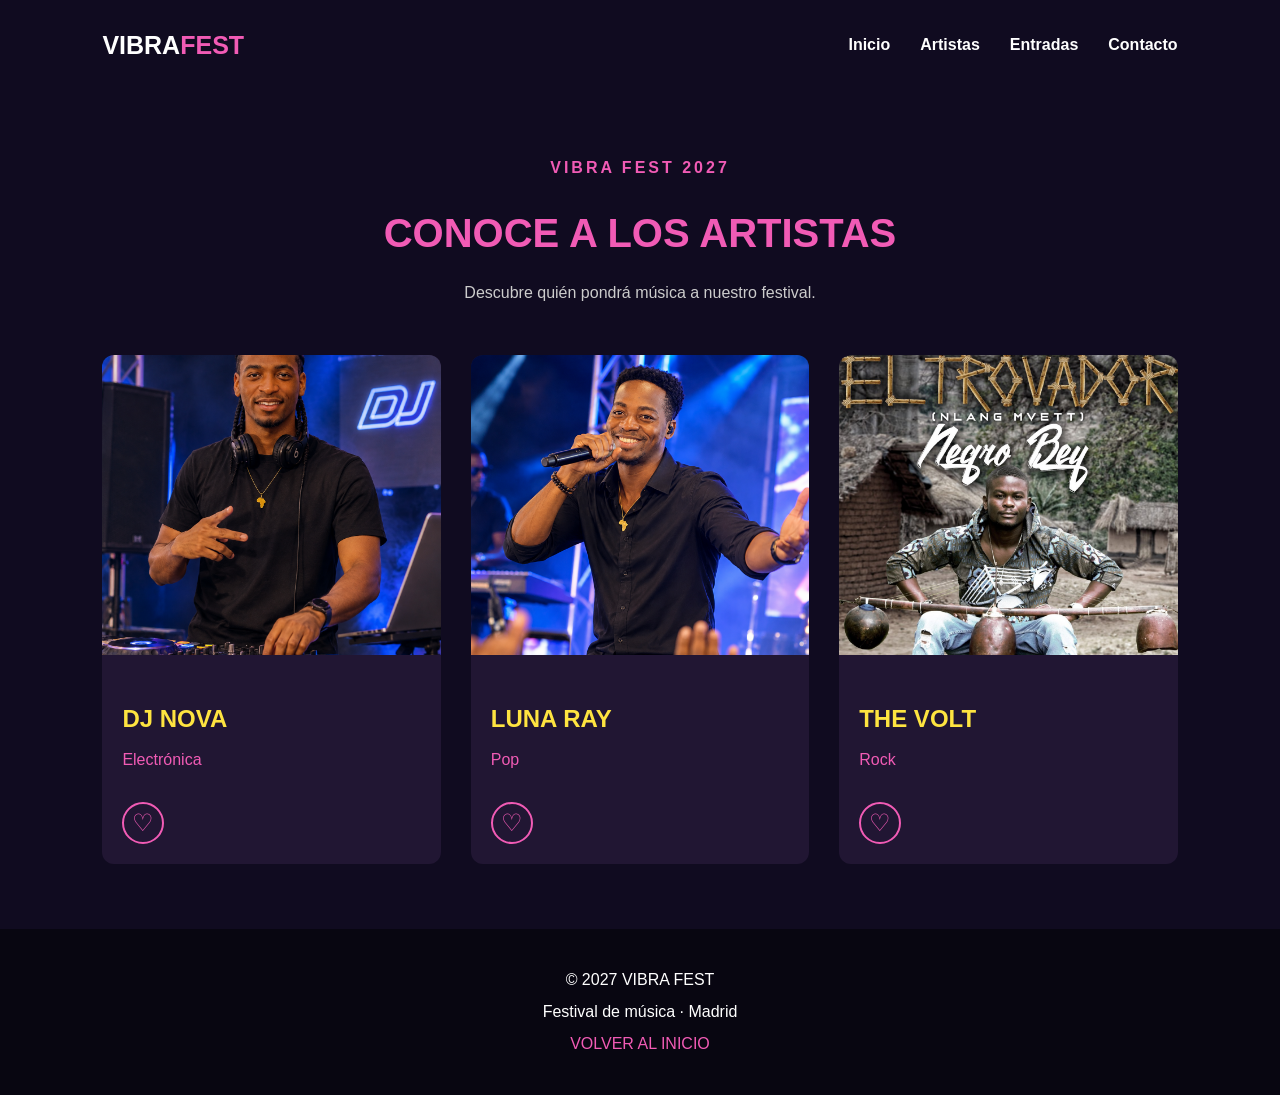
<file: artistas.html>
<!DOCTYPE html>
<html lang="es">

<head>
    <meta charset="UTF-8">
    <meta name="viewport" content="width=device-width, initial-scale=1.0">

    <title>Artistas | VIBRA FEST</title>

    <link rel="stylesheet" href="css/estilos.css">
    <link rel="stylesheet" href="css/animaciones.css">
</head>

<body>

    <!-- CABECERA -->
    <header>

        <a href="index.html" class="logo">
            VIBRA<span>FEST</span>
        </a>

        <!-- BOTÓN MENÚ MÓVIL -->
        <button class="menu-movil"
                aria-label="Abrir menú"
                aria-expanded="false"
                aria-controls="menu-principal">
            ☰
        </button>

        <!-- NAVEGACIÓN -->
        <nav id="menu-principal">
            <ul>
                <li><a href="index.html">Inicio</a></li>
                <li><a href="artistas.html">Artistas</a></li>
                <li><a href="index.html#entradas">Entradas</a></li>
                <li><a href="index.html#contacto">Contacto</a></li>
            </ul>
        </nav>

    </header>

    <main>

        <!-- SECCIÓN DE ARTISTAS -->
        <section class="artistas">

            <div class="titulo-seccion">

                <p class="subtitulo">VIBRA FEST 2027</p>

                <h2>CONOCE A LOS <span>ARTISTAS</span></h2>

                <p>
                    Descubre quién pondrá música a nuestro festival.
                </p>

            </div>

            <div class="contenedor-artistas">

                <!-- ARTISTA 1 -->
                <article class="tarjeta-artista">

                    <img src="img/dj-nova.jpg"
                         alt="DJ actuando en un escenario">

                    <div class="info-artista">

                        <h3>DJ NOVA</h3>

                        <p>Electrónica</p>

                        <button class="boton-favorito"
                                type="button"
                                aria-label="Añadir a favoritos"
                                aria-pressed="false">
                            ♡
                        </button>

                    </div>

                </article>

                <!-- ARTISTA 2 -->
                <article class="tarjeta-artista">

                    <img src="img/luna-ray.jpg"
                         alt="Cantante actuando en directo">

                    <div class="info-artista">

                        <h3>LUNA RAY</h3>

                        <p>Pop</p>

                        <button class="boton-favorito"
                                type="button"
                                aria-label="Añadir a favoritos"
                                aria-pressed="false">
                            ♡
                        </button>

                    </div>

                </article>

                <!-- ARTISTA 3 -->
                <article class="tarjeta-artista">

                    <img src="img/the-volt.jpg"
                         alt="Guitarrista actuando en un concierto">

                    <div class="info-artista">

                        <h3>THE VOLT</h3>

                        <p>Rock</p>

                        <button class="boton-favorito"
                                type="button"
                                aria-label="Añadir a favoritos"
                                aria-pressed="false">
                            ♡
                        </button>

                    </div>

                </article>

            </div>

        </section>

    </main>

    <!-- PIE DE PÁGINA -->
    <footer>

        <p>© 2027 VIBRA FEST</p>

        <p>Festival de música · Madrid</p>

        <a href="index.html">VOLVER AL INICIO</a>

    </footer>

    <!-- JAVASCRIPT -->
    <script src="js/menu.js"></script>

</body>
</html>
</file>
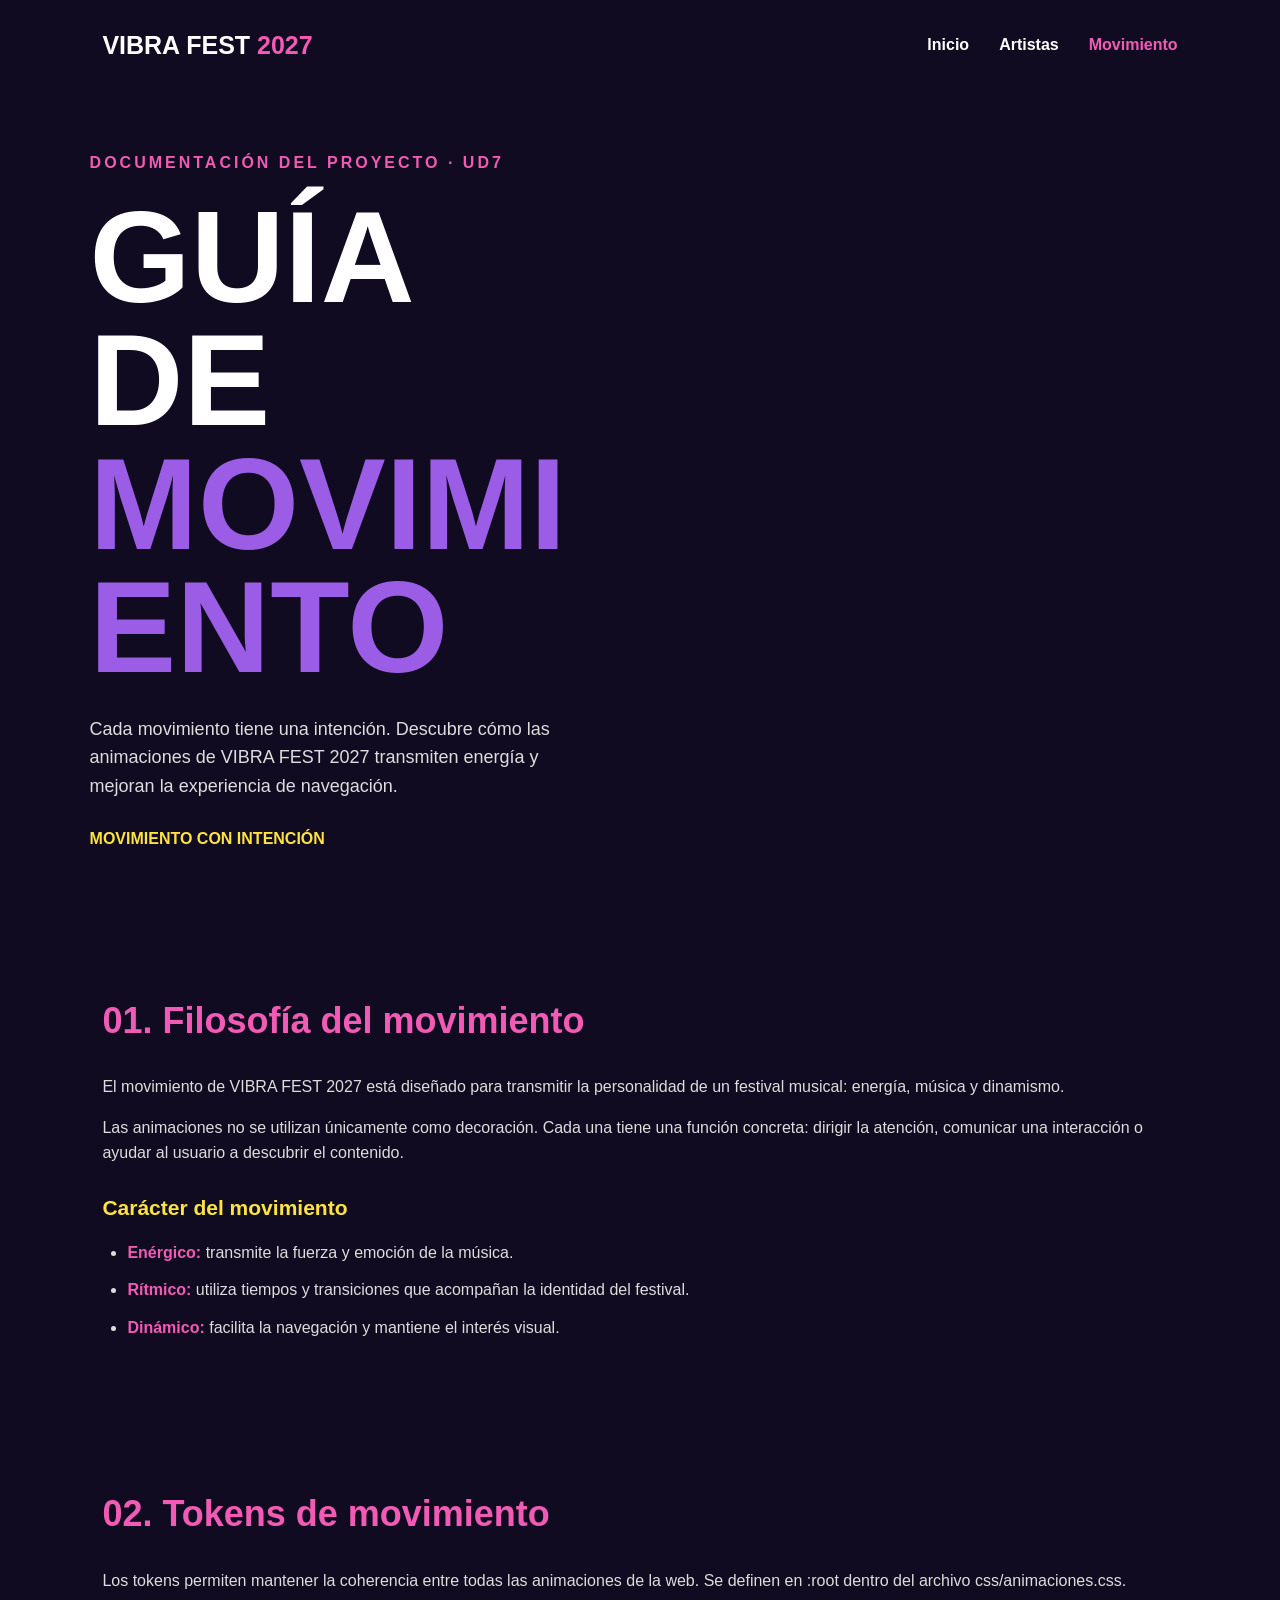
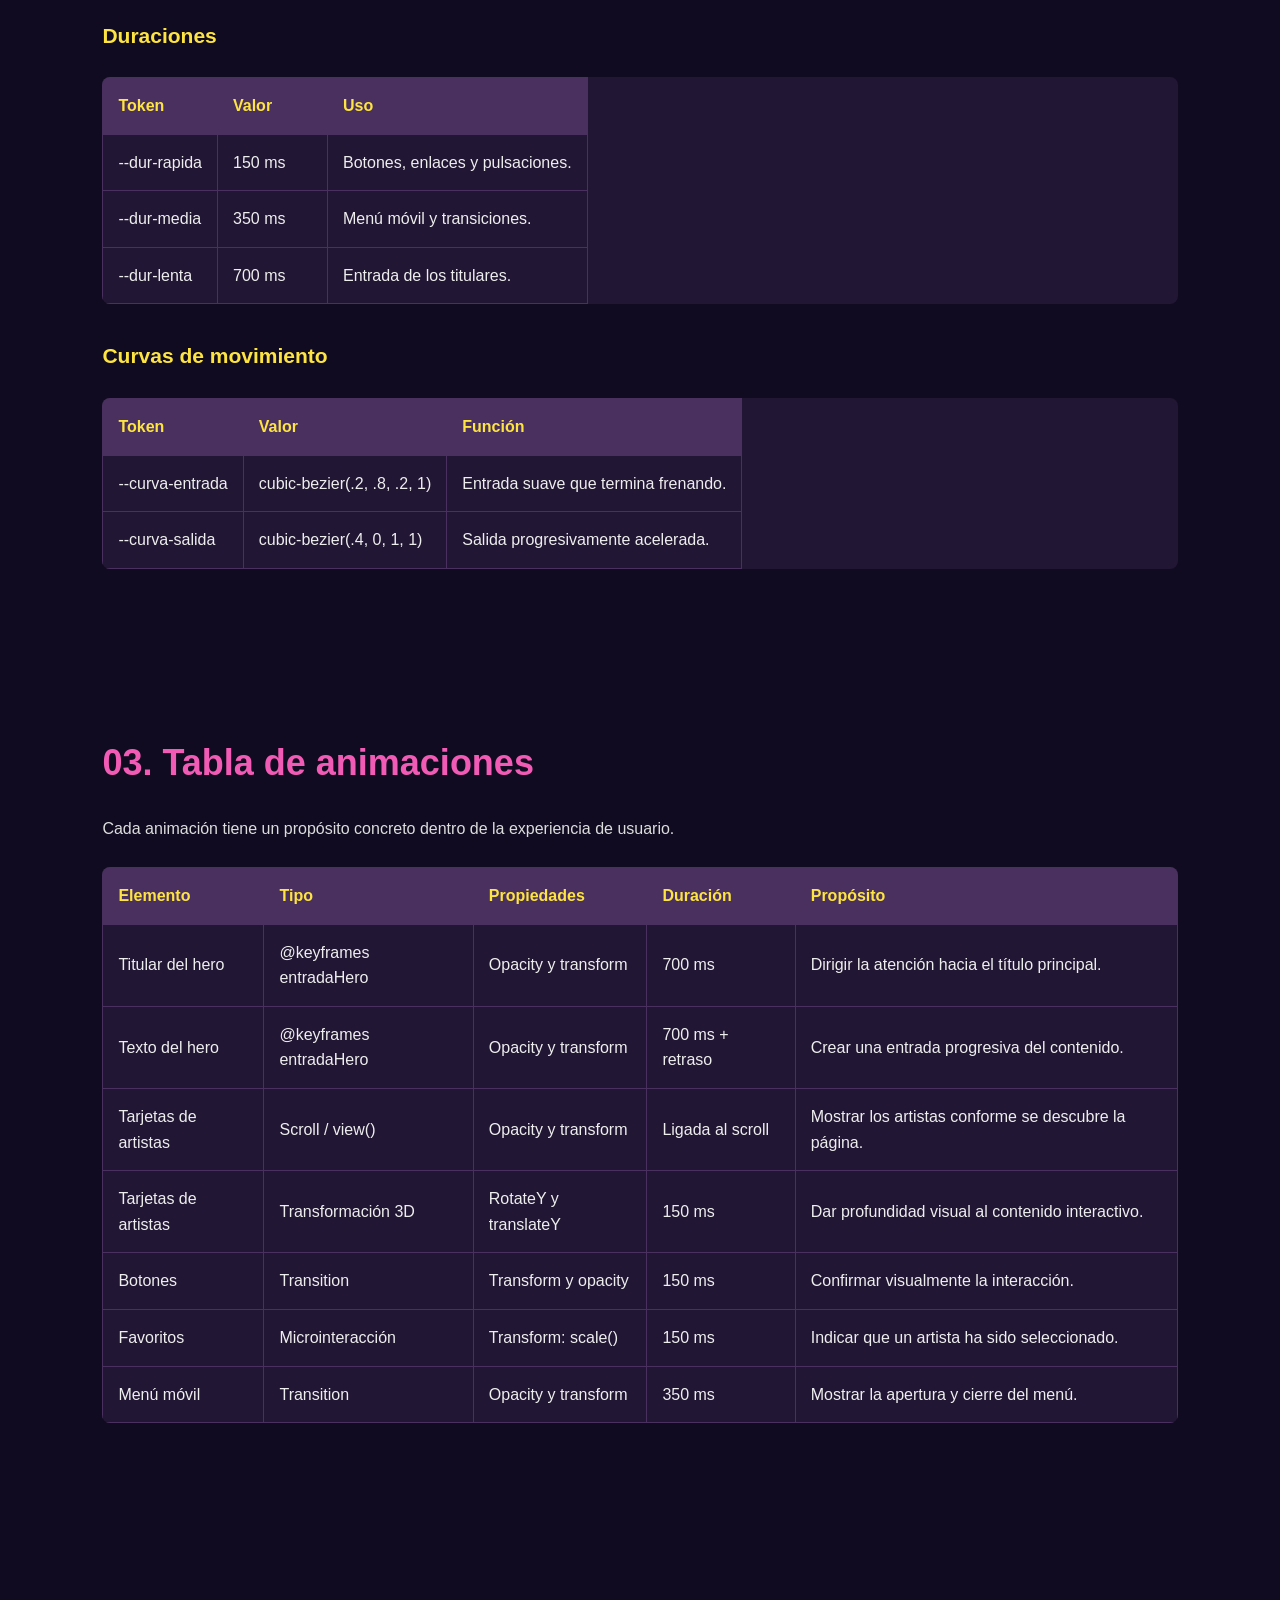
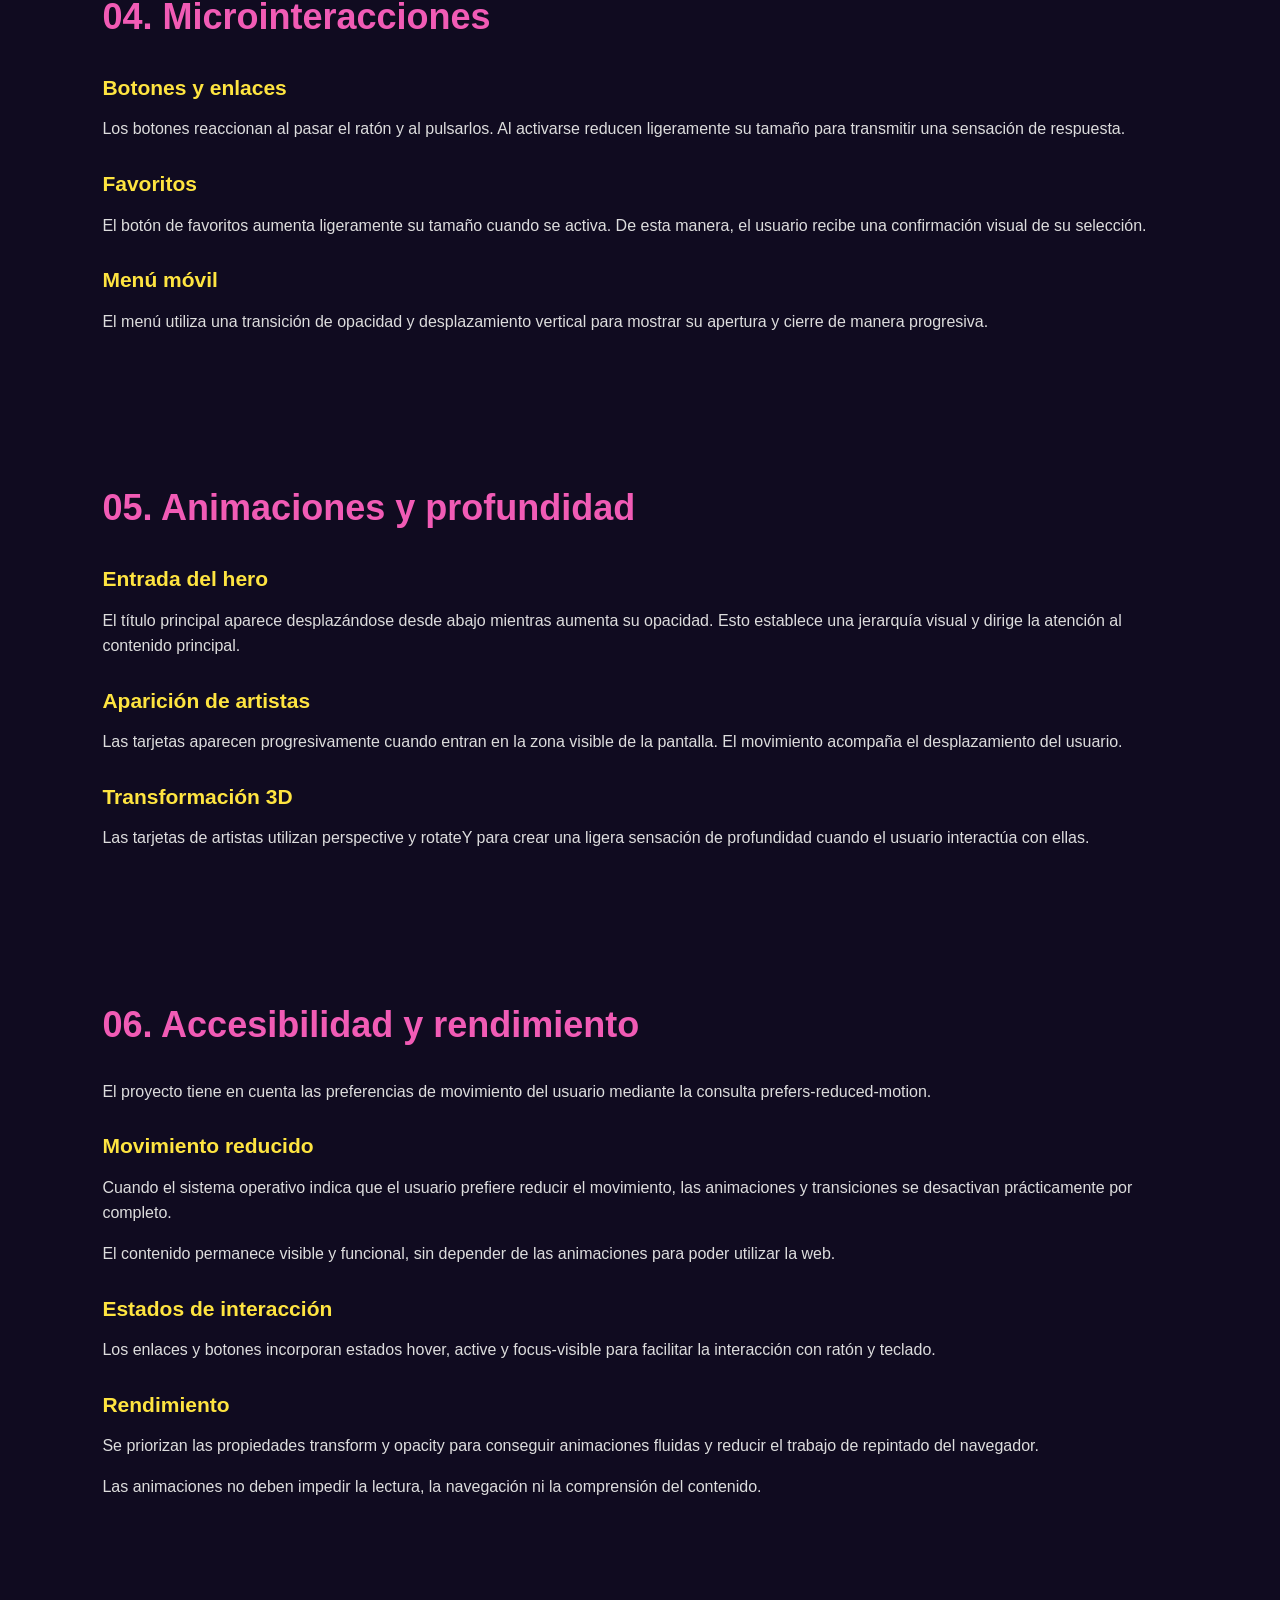
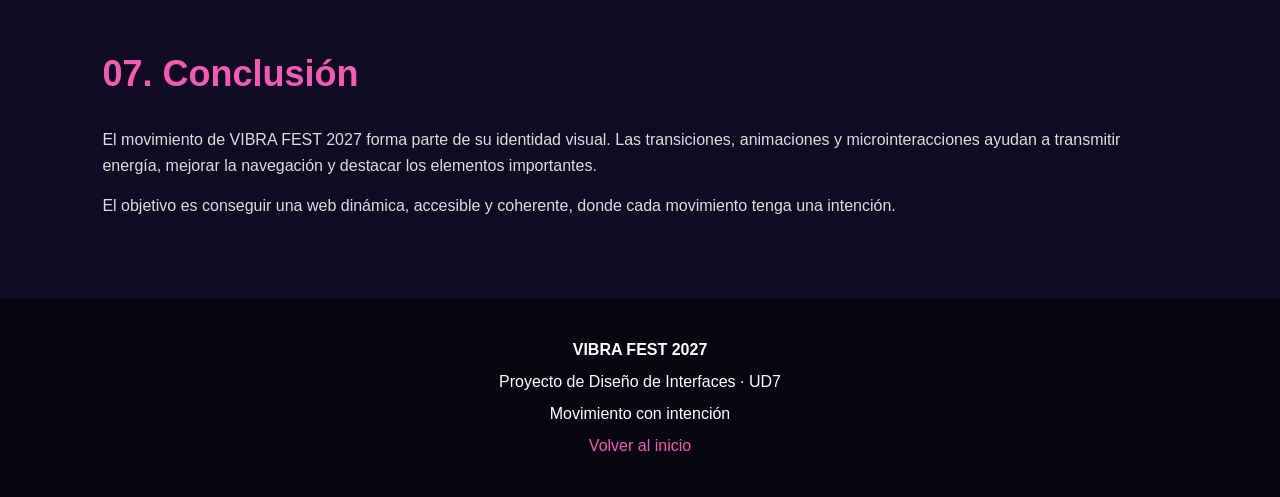
<file: movimiento.html>
<!DOCTYPE html>
<html lang="es">

<head>
    <meta charset="UTF-8">
    <meta name="viewport" content="width=device-width, initial-scale=1.0">

    <meta name="description"
        content="Guía de movimiento y animaciones de VIBRA FEST 2027.">

    <title>Guía de movimiento | VIBRA FEST 2027</title>

    <!-- Hojas de estilo -->
    <link rel="stylesheet" href="css/estilos.css">
    <link rel="stylesheet" href="css/animaciones.css">
</head>

<body class="pagina-movimiento">

    <!-- =================================
         CABECERA Y NAVEGACIÓN
    ================================== -->

    <header>

        <a href="index.html" class="logo">
            VIBRA FEST <span>2027</span>
        </a>

        <!-- Botón menú móvil -->
        <button
            class="menu-movil"
            id="boton-menu"
            aria-label="Abrir menú"
            aria-expanded="false"
            aria-controls="menu-principal">
            ☰
        </button>

        <!-- Navegación principal -->
        <nav id="menu-principal">

            <ul>
                <li>
                    <a href="index.html">Inicio</a>
                </li>

                <li>
                    <a href="artistas.html">Artistas</a>
                </li>

                <li>
                    <a href="movimiento.html" aria-current="page">
                        Movimiento
                    </a>
                </li>
            </ul>

        </nav>

    </header>


    <main>

        <!-- =================================
             PORTADA
        ================================== -->

        <section class="hero">

            <div class="hero-contenido">

                <p class="subtitulo">
                    DOCUMENTACIÓN DEL PROYECTO · UD7
                </p>

                <h1>
                    GUÍA DE
                    <span>MOVIMIENTO</span>
                </h1>

                <p class="descripcion">
                    Cada movimiento tiene una intención.
                    Descubre cómo las animaciones de VIBRA FEST 2027
                    transmiten energía y mejoran la experiencia
                    de navegación.
                </p>

                <p class="fecha">
                    MOVIMIENTO CON INTENCIÓN
                </p>

            </div>

        </section>


        <!-- =================================
             01. FILOSOFÍA
        ================================== -->

        <section>

            <h2>01. Filosofía del movimiento</h2>

            <p>
                El movimiento de VIBRA FEST 2027 está diseñado
                para transmitir la personalidad de un festival
                musical: energía, música y dinamismo.
            </p>

            <p>
                Las animaciones no se utilizan únicamente como
                decoración. Cada una tiene una función concreta:
                dirigir la atención, comunicar una interacción
                o ayudar al usuario a descubrir el contenido.
            </p>

            <h3>Carácter del movimiento</h3>

            <ul>
                <li>
                    <strong>Enérgico:</strong>
                    transmite la fuerza y emoción de la música.
                </li>

                <li>
                    <strong>Rítmico:</strong>
                    utiliza tiempos y transiciones que acompañan
                    la identidad del festival.
                </li>

                <li>
                    <strong>Dinámico:</strong>
                    facilita la navegación y mantiene el interés visual.
                </li>
            </ul>

        </section>


        <!-- =================================
             02. TOKENS
        ================================== -->

        <section>

            <h2>02. Tokens de movimiento</h2>

            <p>
                Los tokens permiten mantener la coherencia
                entre todas las animaciones de la web.
                Se definen en :root dentro del archivo
                css/animaciones.css.
            </p>

            <h3>Duraciones</h3>

            <table>

                <thead>
                    <tr>
                        <th>Token</th>
                        <th>Valor</th>
                        <th>Uso</th>
                    </tr>
                </thead>

                <tbody>
                    <tr>
                        <td>--dur-rapida</td>
                        <td>150 ms</td>
                        <td>Botones, enlaces y pulsaciones.</td>
                    </tr>

                    <tr>
                        <td>--dur-media</td>
                        <td>350 ms</td>
                        <td>Menú móvil y transiciones.</td>
                    </tr>

                    <tr>
                        <td>--dur-lenta</td>
                        <td>700 ms</td>
                        <td>Entrada de los titulares.</td>
                    </tr>
                </tbody>

            </table>


            <h3>Curvas de movimiento</h3>

            <table>

                <thead>
                    <tr>
                        <th>Token</th>
                        <th>Valor</th>
                        <th>Función</th>
                    </tr>
                </thead>

                <tbody>
                    <tr>
                        <td>--curva-entrada</td>
                        <td>cubic-bezier(.2, .8, .2, 1)</td>
                        <td>Entrada suave que termina frenando.</td>
                    </tr>

                    <tr>
                        <td>--curva-salida</td>
                        <td>cubic-bezier(.4, 0, 1, 1)</td>
                        <td>Salida progresivamente acelerada.</td>
                    </tr>
                </tbody>

            </table>

        </section>


        <!-- =================================
             03. TABLA DE ANIMACIONES
        ================================== -->

        <section>

            <h2>03. Tabla de animaciones</h2>

            <p>
                Cada animación tiene un propósito concreto
                dentro de la experiencia de usuario.
            </p>

            <table>

                <thead>
                    <tr>
                        <th>Elemento</th>
                        <th>Tipo</th>
                        <th>Propiedades</th>
                        <th>Duración</th>
                        <th>Propósito</th>
                    </tr>
                </thead>

                <tbody>

                    <tr>
                        <td>Titular del hero</td>
                        <td>@keyframes entradaHero</td>
                        <td>Opacity y transform</td>
                        <td>700 ms</td>
                        <td>
                            Dirigir la atención hacia el título principal.
                        </td>
                    </tr>

                    <tr>
                        <td>Texto del hero</td>
                        <td>@keyframes entradaHero</td>
                        <td>Opacity y transform</td>
                        <td>700 ms + retraso</td>
                        <td>
                            Crear una entrada progresiva del contenido.
                        </td>
                    </tr>

                    <tr>
                        <td>Tarjetas de artistas</td>
                        <td>Scroll / view()</td>
                        <td>Opacity y transform</td>
                        <td>Ligada al scroll</td>
                        <td>
                            Mostrar los artistas conforme se descubre
                            la página.
                        </td>
                    </tr>

                    <tr>
                        <td>Tarjetas de artistas</td>
                        <td>Transformación 3D</td>
                        <td>RotateY y translateY</td>
                        <td>150 ms</td>
                        <td>
                            Dar profundidad visual al contenido interactivo.
                        </td>
                    </tr>

                    <tr>
                        <td>Botones</td>
                        <td>Transition</td>
                        <td>Transform y opacity</td>
                        <td>150 ms</td>
                        <td>
                            Confirmar visualmente la interacción.
                        </td>
                    </tr>

                    <tr>
                        <td>Favoritos</td>
                        <td>Microinteracción</td>
                        <td>Transform: scale()</td>
                        <td>150 ms</td>
                        <td>
                            Indicar que un artista ha sido seleccionado.
                        </td>
                    </tr>

                    <tr>
                        <td>Menú móvil</td>
                        <td>Transition</td>
                        <td>Opacity y transform</td>
                        <td>350 ms</td>
                        <td>
                            Mostrar la apertura y cierre del menú.
                        </td>
                    </tr>

                </tbody>

            </table>

        </section>


        <!-- =================================
             04. MICROINTERACCIONES
        ================================== -->

        <section>

            <h2>04. Microinteracciones</h2>

            <h3>Botones y enlaces</h3>

            <p>
                Los botones reaccionan al pasar el ratón
                y al pulsarlos. Al activarse reducen ligeramente
                su tamaño para transmitir una sensación de respuesta.
            </p>

            <h3>Favoritos</h3>

            <p>
                El botón de favoritos aumenta ligeramente su tamaño
                cuando se activa. De esta manera, el usuario recibe
                una confirmación visual de su selección.
            </p>

            <h3>Menú móvil</h3>

            <p>
                El menú utiliza una transición de opacidad
                y desplazamiento vertical para mostrar su apertura
                y cierre de manera progresiva.
            </p>

        </section>


        <!-- =================================
             05. ANIMACIONES Y PROFUNDIDAD
        ================================== -->

        <section>

            <h2>05. Animaciones y profundidad</h2>

            <h3>Entrada del hero</h3>

            <p>
                El título principal aparece desplazándose desde abajo
                mientras aumenta su opacidad. Esto establece una
                jerarquía visual y dirige la atención al contenido
                principal.
            </p>

            <h3>Aparición de artistas</h3>

            <p>
                Las tarjetas aparecen progresivamente cuando entran
                en la zona visible de la pantalla. El movimiento
                acompaña el desplazamiento del usuario.
            </p>

            <h3>Transformación 3D</h3>

            <p>
                Las tarjetas de artistas utilizan perspective
                y rotateY para crear una ligera sensación de
                profundidad cuando el usuario interactúa con ellas.
            </p>

        </section>


        <!-- =================================
             06. ACCESIBILIDAD Y RENDIMIENTO
        ================================== -->

        <section>

            <h2>06. Accesibilidad y rendimiento</h2>

            <p>
                El proyecto tiene en cuenta las preferencias
                de movimiento del usuario mediante la consulta
                prefers-reduced-motion.
            </p>

            <h3>Movimiento reducido</h3>

            <p>
                Cuando el sistema operativo indica que el usuario
                prefiere reducir el movimiento, las animaciones
                y transiciones se desactivan prácticamente
                por completo.
            </p>

            <p>
                El contenido permanece visible y funcional,
                sin depender de las animaciones para poder
                utilizar la web.
            </p>

            <h3>Estados de interacción</h3>

            <p>
                Los enlaces y botones incorporan estados hover,
                active y focus-visible para facilitar la interacción
                con ratón y teclado.
            </p>

            <h3>Rendimiento</h3>

            <p>
                Se priorizan las propiedades transform y opacity
                para conseguir animaciones fluidas y reducir
                el trabajo de repintado del navegador.
            </p>

            <p>
                Las animaciones no deben impedir la lectura,
                la navegación ni la comprensión del contenido.
            </p>

        </section>


        <!-- =================================
             07. CONCLUSIÓN
        ================================== -->

        <section>

            <h2>07. Conclusión</h2>

            <p>
                El movimiento de VIBRA FEST 2027 forma parte
                de su identidad visual. Las transiciones,
                animaciones y microinteracciones ayudan a
                transmitir energía, mejorar la navegación
                y destacar los elementos importantes.
            </p>

            <p>
                El objetivo es conseguir una web dinámica,
                accesible y coherente, donde cada movimiento
                tenga una intención.
            </p>

        </section>

    </main>


    <!-- =================================
         PIE DE PÁGINA
    ================================== -->

    <footer>

        <p><strong>VIBRA FEST 2027</strong></p>

        <p>Proyecto de Diseño de Interfaces · UD7</p>

        <p>Movimiento con intención</p>

        <p>
            <a href="index.html">Volver al inicio</a>
        </p>

    </footer>


    <!-- =================================
         JAVASCRIPT DEL MENÚ MÓVIL
    ================================== -->

    <script>

        const botonMenu = document.getElementById("boton-menu");
        const menuPrincipal = document.getElementById("menu-principal");

        botonMenu.addEventListener("click", function () {

            const abierto = menuPrincipal.classList.toggle("activo");

            botonMenu.setAttribute("aria-expanded", abierto);

            botonMenu.setAttribute(
                "aria-label",
                abierto ? "Cerrar menú" : "Abrir menú"
            );

            botonMenu.textContent = abierto ? "✕" : "☰";

        });

    </script>

</body>
</html>
</file>
<file: css/estilos.css>
/* =========================================
   VIBRA FEST 2027
   ESTILOS GENERALES - UD7
   Diseño responsive mobile first
========================================= */

/* 1. RESET GENERAL */

* {
    margin: 0;
    padding: 0;
    box-sizing: border-box;
}

html {
    scroll-behavior: smooth;
}

body {
    background-color: #100B20;
    color: white;
    font-family: Arial, sans-serif;
    line-height: 1.6;
    overflow-x: hidden;
}

img {
    max-width: 100%;
}

/* 2. CABECERA */

header {
    display: flex;
    justify-content: space-between;
    align-items: center;
    padding: 25px 8%;
    flex-wrap: wrap;
    gap: 15px;
    background-color: #100B20;
}

.logo {
    color: white;
    text-decoration: none;
    font-size: 25px;
    font-weight: bold;
}

.logo span {
    color: #F15BB5;
}

/* 3. MENÚ DE NAVEGACIÓN */

nav ul {
    display: flex;
    list-style: none;
    gap: 30px;
}

nav a {
    color: white;
    text-decoration: none;
    font-weight: bold;
}

nav a[aria-current="page"] {
    color: #F15BB5;
}

/* Botón de menú móvil */

.menu-movil {
    display: none;
    background: none;
    border: none;
    color: white;
    font-size: 30px;
    cursor: pointer;
}

/* 4. PORTADA */

.hero {
    min-height: 85vh;
    display: flex;
    flex-direction: column;
    justify-content: center;
    align-items: flex-start;
    padding: 60px 8%;
    gap: 15px;
}

.hero-contenido {
    max-width: 650px;
}

.subtitulo {
    color: #F15BB5;
    font-weight: bold;
    letter-spacing: 3px;
    margin-bottom: 20px;
}

.hero h1 {
    font-size: clamp(45px, 12vw, 130px);
    line-height: 0.95;
    font-weight: 900;
    overflow-wrap: anywhere;
}

.hero h1 span {
    color: #9B5DE5;
}

.descripcion {
    font-size: 18px;
    line-height: 1.6;
    margin-top: 25px;
    max-width: 500px;
}

.fecha {
    color: #FEE440;
    font-weight: bold;
    margin-top: 25px;
}

.ubicacion {
    margin-top: 10px;
    color: #cccccc;
}

/* 5. BOTONES */

.boton-entradas {
    display: inline-block;
    background-color: #F15BB5;
    color: white;
    text-decoration: none;
    padding: 16px 25px;
    margin-top: 30px;
    font-weight: bold;
    border-radius: 5px;
}

/* 6. SECCIÓN DE ARTISTAS */

.artistas {
    padding: 80px 8%;
}

.titulo-seccion {
    text-align: center;
    margin-bottom: 50px;
}

.titulo-seccion h2 {
    font-size: 40px;
    margin: 15px 0;
}

.titulo-seccion h2 span {
    color: #F15BB5;
}

.titulo-seccion > p:last-child {
    color: #cccccc;
}

/* Tarjetas de artistas */

.contenedor-artistas {
    display: grid;
    grid-template-columns: 1fr;
    gap: 30px;
}

.tarjeta-artista {
    background-color: #211633;
    border-radius: 12px;
    overflow: hidden;
    min-width: 0;
}

.tarjeta-artista img {
    width: 100%;
    height: 300px;
    object-fit: cover;
    display: block;
}

.info-artista {
    padding: 20px;
}

.info-artista h3 {
    font-size: 24px;
    margin-bottom: 8px;
}

.info-artista p {
    color: #F15BB5;
}

/* Enlace a todos los artistas */

.enlace-artistas {
    text-align: center;
    margin-top: 35px;
}

/* 7. FAVORITOS */

.boton-favorito {
    background: transparent;
    border: 2px solid #F15BB5;
    color: #F15BB5;
    border-radius: 50%;
    width: 42px;
    height: 42px;
    font-size: 24px;
    cursor: pointer;
    margin-top: 15px;
}

.boton-favorito.activo {
    background-color: #F15BB5;
    color: white;
}

/* 8. SECCIÓN DE ENTRADAS */

.entradas {
    padding: 80px 8%;
    background-color: #171126;
}

.contenedor-entradas {
    display: grid;
    grid-template-columns: 1fr;
    gap: 25px;
}

.tarjeta-entrada {
    background-color: #251936;
    padding: 35px 25px;
    border-radius: 12px;
    text-align: center;
    border: 1px solid #49305f;
    min-width: 0;
}

.tarjeta-entrada h3 {
    font-size: 22px;
    margin-bottom: 20px;
}

.precio {
    font-size: 55px;
    font-weight: bold;
    color: #F15BB5;
    margin-bottom: 15px;
}

.tarjeta-entrada > p:not(.precio):not(.etiqueta) {
    color: #cccccc;
}

.tarjeta-entrada .boton-entradas {
    margin-top: 25px;
}

.destacada {
    border: 2px solid #F15BB5;
}

.etiqueta {
    color: #FEE440;
    font-weight: bold;
    margin-bottom: 15px;
}

/* 9. CONTACTO */

.contacto {
    padding: 90px 8%;
    text-align: center;
}

.contacto h2 {
    font-size: clamp(28px, 5vw, 45px);
    margin: 20px 0;
}

.contacto h2 span {
    color: #F15BB5;
}

.contacto > p:not(.subtitulo) {
    color: #cccccc;
}

/* 10. GUÍA DE MOVIMIENTO */

main > section:not(.hero) {
    padding: 65px 8%;
}

main > section h2 {
    color: #F15BB5;
    font-size: clamp(26px, 4vw, 36px);
    margin-bottom: 25px;
}

main > section h3 {
    color: #FEE440;
    font-size: 21px;
    margin: 25px 0 12px;
}

main > section p {
    color: #dddddd;
    margin-bottom: 15px;
}

main > section ul {
    padding-left: 25px;
    margin: 15px 0;
}

main > section li {
    margin-bottom: 12px;
    color: #dddddd;
}

main > section li strong {
    color: #F15BB5;
}

/* Tablas de la guía */

main > section table {
    display: block;
    width: 100%;
    overflow-x: auto;
    border-collapse: collapse;
    margin: 25px 0 35px;
    background-color: #211633;
    border-radius: 8px;
}

main > section th,
main > section td {
    padding: 15px;
    text-align: left;
    border: 1px solid #49305f;
    min-width: 110px;
}

main > section th {
    background-color: #49305f;
    color: #FEE440;
}

main > section td {
    color: #eeeeee;
}

/* 11. PIE DE PÁGINA */

footer {
    background-color: #080611;
    padding: 35px 8%;
    text-align: center;
    line-height: 2;
}

footer a {
    color: #F15BB5;
    text-decoration: none;
}

/* 12. ESTADOS DE ACCESIBILIDAD */

button:focus-visible,
a:focus-visible {
    outline: 3px solid #FEE440;
    outline-offset: 5px;
}

/* 13. TABLET */

@media (min-width: 601px) {

    .contenedor-artistas {
        grid-template-columns: repeat(2, 1fr);
    }

    .contenedor-entradas {
        grid-template-columns: repeat(2, 1fr);
    }

}

/* 14. ORDENADOR */

@media (min-width: 900px) {

    .contenedor-artistas {
        grid-template-columns: repeat(3, 1fr);
    }

    .contenedor-entradas {
        grid-template-columns: repeat(3, 1fr);
    }

}

/* 15. MÓVILES */

@media (max-width: 600px) {

    header {
        flex-direction: row;
        justify-content: space-between;
        padding: 20px 5%;
        gap: 15px;
    }

    .logo {
        font-size: 21px;
    }

    .menu-movil {
        display: block;
    }

    header nav {
        width: 100%;
        max-height: 0;
        opacity: 0;
        overflow: hidden;
        visibility: hidden;
        pointer-events: none;

        transition:
            max-height 350ms ease,
            opacity 350ms ease,
            visibility 350ms ease;
    }

    header nav.activo {
        max-height: 300px;
        opacity: 1;
        visibility: visible;
        pointer-events: auto;
    }

    nav ul {
        flex-direction: column;
        text-align: center;
        gap: 20px;
        padding: 15px 0;
    }

    nav a {
        font-size: 15px;
    }

    .hero {
        min-height: 75vh;
        padding: 50px 5%;
    }

    .hero h1 {
        font-size: clamp(45px, 13vw, 75px);
    }

    .artistas,
    .entradas,
    .contacto {
        padding: 60px 5%;
    }

    main > section:not(.hero) {
        padding: 50px 5%;
    }

    .titulo-seccion h2 {
        font-size: 30px;
    }

    .tarjeta-artista img {
        height: 230px;
    }

    main > section table {
        font-size: 14px;
    }

    main > section th,
    main > section td {
        padding: 10px;
    }

    footer {
        padding: 30px 5%;
    }

}

/* 16. PANTALLAS PEQUEÑAS */

@media (max-width: 360px) {

    .logo {
        font-size: 18px;
    }

    .hero h1 {
        font-size: 44px;
    }

    .precio {
        font-size: 43px;
    }

    .tarjeta-entrada {
        padding: 25px 15px;
    }

}

/* 17. MOVIMIENTO REDUCIDO */

@media (prefers-reduced-motion: reduce) {

    html {
        scroll-behavior: auto;
    }

    *,
    *::before,
    *::after {
        animation-duration: 0.01ms !important;
        animation-iteration-count: 1 !important;
        transition-duration: 0.01ms !important;
    }

}


/* PORTADA CON GIF */

.hero {
    min-height: 85vh;
    display: grid;
    grid-template-columns: 1fr 1fr;
    align-items: center;
    gap: 40px;
    padding: 60px 7%;
}

.hero-contenido {
    max-width: 650px;
    width: 100%;
}

.hero-video {
    width: 100%;
}

.video-marco {
    width: 100%;
    aspect-ratio: 16 / 10;
    position: relative;
    overflow: hidden;
    border-radius: 18px;
    border: 2px solid #9B5DE5;
    box-shadow:
        0 0 15px #9B5DE5,
        0 0 35px rgba(241, 91, 181, 0.5);
    animation: brillo-festival 3s infinite alternate;
}

.video-marco img {
    width: 100%;
    height: 100%;
    object-fit: cover;
    display: block;
}

.video-etiqueta {
    position: absolute;
    bottom: 15px;
    left: 15px;
    z-index: 2;
    color: white;
    font-size: 12px;
    font-weight: bold;
    letter-spacing: 2px;
}

.punto-luz {
    display: inline-block;
    width: 9px;
    height: 9px;
    background: #F15BB5;
    border-radius: 50%;
    margin-right: 8px;
    box-shadow: 0 0 12px #F15BB5;
    animation: parpadeo 1s infinite alternate;
}

@keyframes brillo-festival {
    from {
        box-shadow: 0 0 12px #9B5DE5;
    }
    to {
        box-shadow: 0 0 35px #F15BB5;
    }
}

@keyframes parpadeo {
    from { opacity: 0.4; }
    to { opacity: 1; }
}

/* MÓVILES */

@media (max-width: 600px) {

    .hero {
        display: flex;
        flex-direction: column;
        align-items: center;
        gap: 35px;
    }

    .hero-video {
        width: 100%;
    }

}
</file>
<file: css/animaciones.css>
/* =========================================
   VIBRA FEST 2027
   MOVIMIENTO CON INTENCIÓN - UD7
   Carácter: enérgico, rítmico y dinámico.
   El movimiento dirige la atención y comunica
   cuándo un elemento responde al usuario.
   ========================================= */


/* 1. TOKENS DE MOVIMIENTO */

:root {
  --dur-rapida: 150ms;
  --dur-media: 350ms;
  --dur-lenta: 700ms;

  --curva-entrada: cubic-bezier(.2, .8, .2, 1);
  --curva-salida: cubic-bezier(.4, 0, 1, 1);
}


/* 2. TRANSICIONES GENERALES */

/* Los elementos interactivos responden con rapidez.
   Se animan transform y opacity para evitar repintados
   innecesarios. */

a,
button,
.tarjeta-artista,
.boton-favorito {
  transition:
    transform var(--dur-rapida) var(--curva-entrada),
    opacity var(--dur-rapida) var(--curva-entrada),
    box-shadow var(--dur-rapida) var(--curva-entrada);
}


/* 3. ESTADOS DE INTERACCIÓN */

/* El foco visible permite navegar con teclado. */

a:focus-visible,
button:focus-visible {
  outline: 3px solid #ffffff;
  outline-offset: 4px;
}

/* La pulsación proporciona confirmación visual. */

a:active,
button:active {
  transform: scale(.96);
  opacity: .85;
}

/* El hover solo se activa en dispositivos que
   realmente tienen ratón o puntero. */

@media (hover: hover) {
  a:hover,
  button:hover {
    transform: translateY(-3px);
  }

  .tarjeta-artista:hover {
    transform: perspective(1000px) rotateY(4deg) translateY(-6px);
    box-shadow: 0 12px 30px rgba(0, 0, 0, .3);
  }

  .boton-favorito:hover {
    transform: scale(1.15);
  }
}


/* 4. ANIMACIÓN DE ENTRADA DEL HERO */

/* El titular aparece progresivamente para establecer
   la jerarquía visual al entrar en la página. */

@keyframes entradaHero {
  from {
    opacity: 0;
    transform: translateY(35px);
  }

  to {
    opacity: 1;
    transform: translateY(0);
  }
}

.hero h1 {
  animation: entradaHero var(--dur-lenta) var(--curva-entrada) both;
}

.hero p {
  animation: entradaHero var(--dur-lenta) var(--curva-entrada) both;
  animation-delay: 150ms;
}


/* 5. APARICIÓN DE LAS TARJETAS AL HACER SCROLL */

/* Las tarjetas se revelan cuando entran en pantalla.
   Así se relaciona el movimiento con el descubrimiento
   progresivo del cartel del festival. */

@keyframes revelarTarjeta {
  from {
    opacity: 0;
    transform: translateY(35px);
  }

  to {
    opacity: 1;
    transform: translateY(0);
  }
}

/* Solo se activa si el navegador admite view timelines.
   Si no hay soporte, las tarjetas se muestran normalmente. */

@supports (animation-timeline: view()) {
  .tarjeta-artista {
    animation: revelarTarjeta linear both;
    animation-timeline: view();
    animation-range: entry 0% entry 45%;
  }
}


/* 6. MICROINTERACCIÓN DE FAVORITOS */

/* El corazón crece ligeramente al activarse.
   El cambio de estado también se comunica mediante
   el propio icono y aria-pressed desde JavaScript. */

.boton-favorito.activo {
  transform: scale(1.15);
}


/* 7. MENÚ MÓVIL */

/* La apertura y el cierre se gestionan con las clases
   del menú existente. La altura y visibilidad se controlan
   en estilos.css; aquí se define su suavidad visual. */

#menu-principal {
  transition:
    opacity var(--dur-media) var(--curva-entrada),
    transform var(--dur-media) var(--curva-entrada);
}

#menu-principal.activo {
  opacity: 1;
  transform: translateY(0);
}


/* 8. ACCESIBILIDAD: MOVIMIENTO REDUCIDO */

/* Si el usuario prefiere menos movimiento, se eliminan
   las animaciones y transiciones no esenciales.
   El contenido permanece visible y funcional. */

@media (prefers-reduced-motion: reduce) {
  *,
  *::before,
  *::after {
    animation-duration: 0.01ms !important;
    animation-iteration-count: 1 !important;
    scroll-behavior: auto !important;
    transition-duration: 0.01ms !important;
  }

  .hero h1,
  .hero p,
  .tarjeta-artista {
    opacity: 1;
    transform: none;
  }
}
</file>
